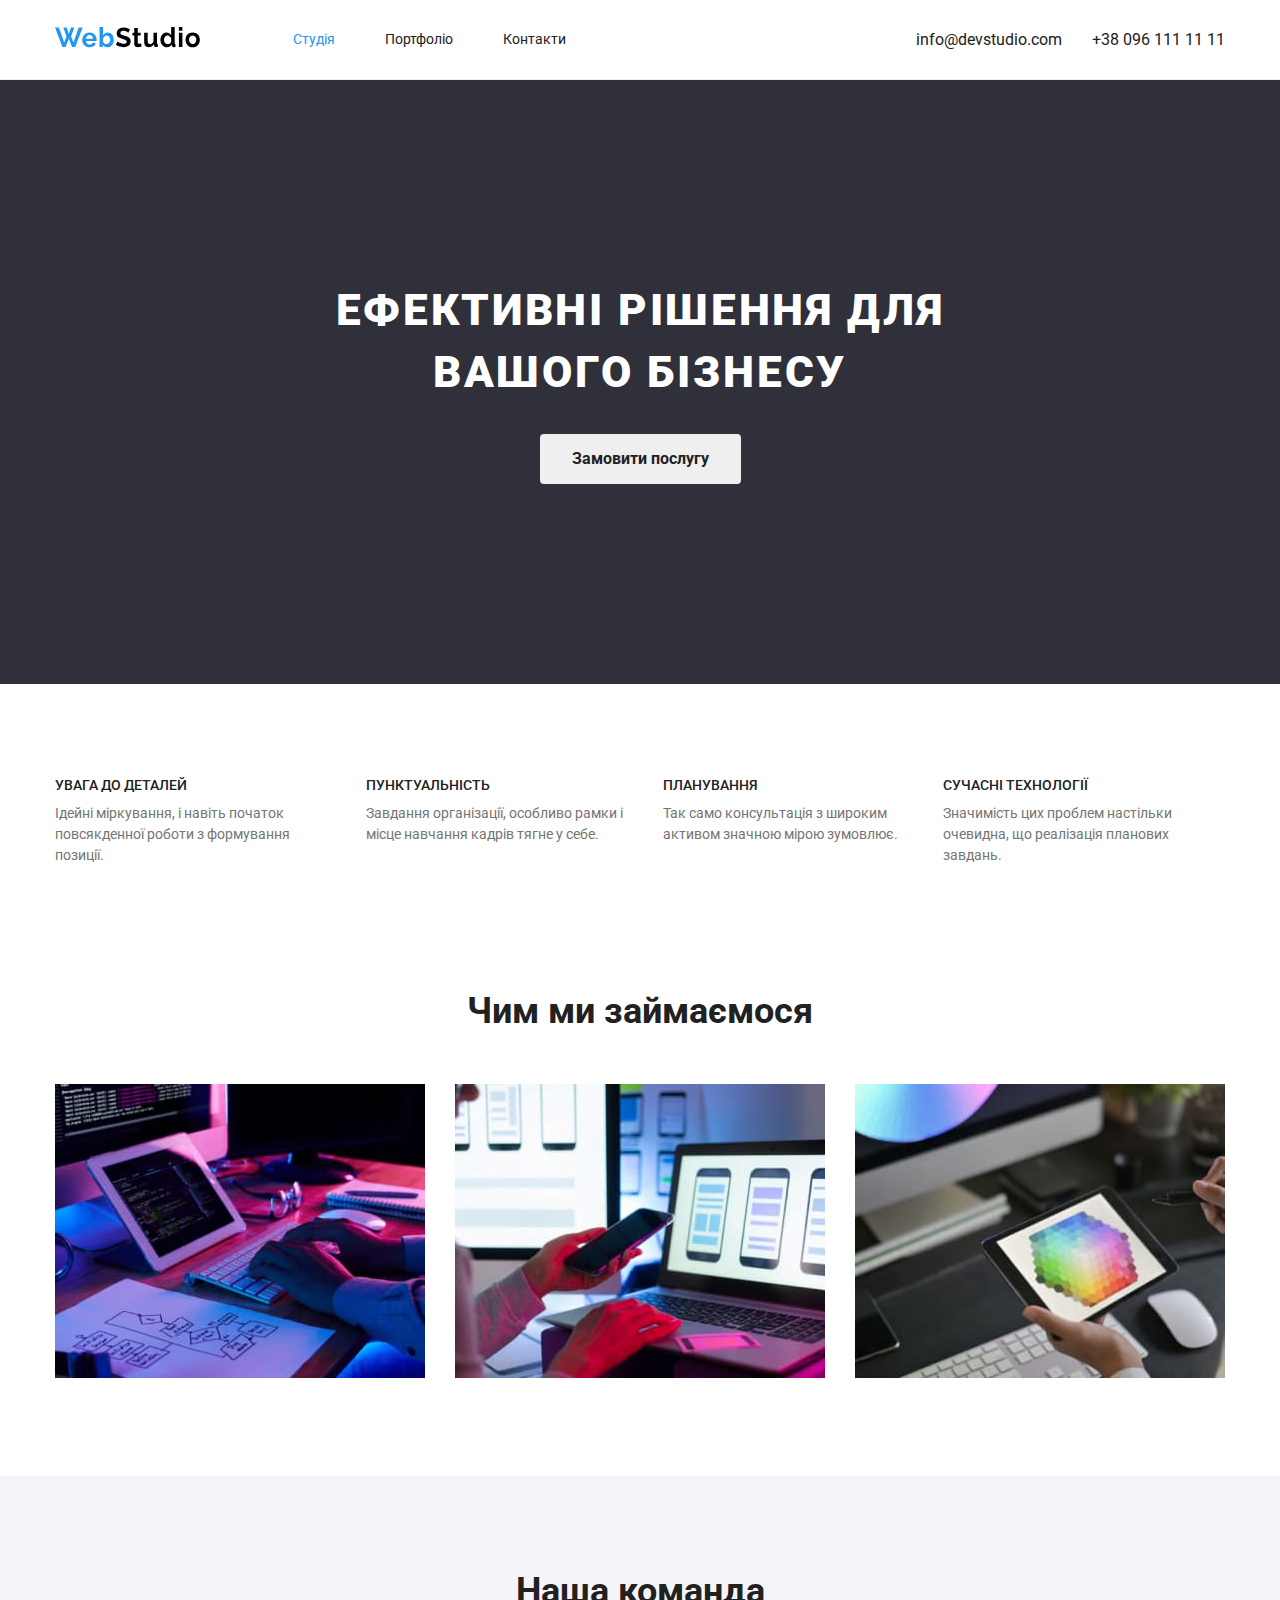
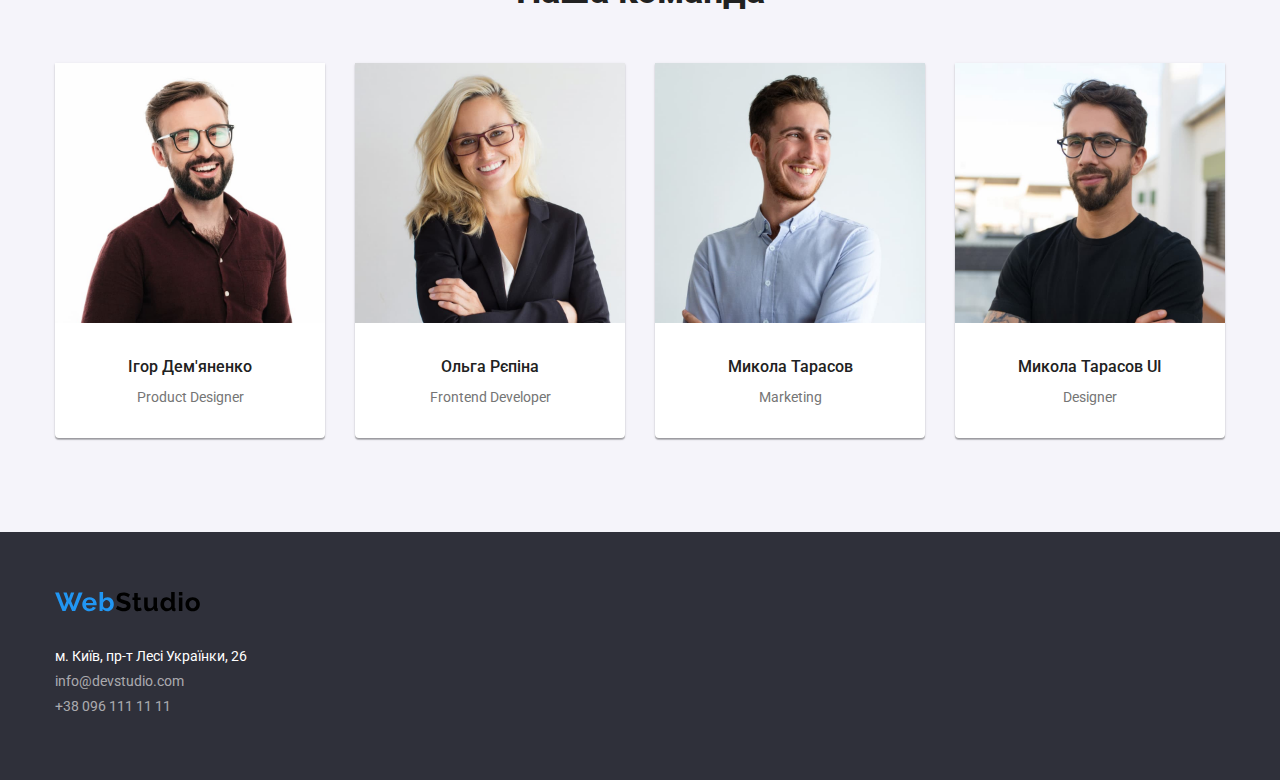
<file: index.html>
<!DOCTYPE html>
<html lang="ua">
  <head>
    <meta charset="UTF-8" />
    <meta http-equiv="X-UA-Compatible" content="IE=edge" />
    <meta name="viewport" content="width=device-width, initial-scale=1.0" />
    <title>Студія</title>
    <link
      href="https://fonts.googleapis.com/css2?family=Raleway:ital,wght@0,700;1,700&family=Roboto:ital,wght@0,400;0,500;0,700;0,900;1,400;1,500;1,700;1,900&display=swap"
      rel="stylesheet"
    />
    <link
      rel="stylesheet"
      href="https://cdnjs.cloudflare.com/ajax/libs/modern-normalize/1.1.0/modern-normalize.min.css"
    />
    <link rel="stylesheet" href="./css/styles.css" />
  </head>
  <body>
    <!--шапка-->
    <header class="page-header">
      <div class="container">
        <nav class="main-nav">
          <a class="link-logo" href="/">
            <img src="./images/logo.svg" alt="логотип" width="145" />
          </a>
          <ul class="site-nav-list">
            <li><a class="link-nav current" href="./index.html">Студія</a></li>
            <li><a class="link-nav" href="./portfolio.html">Портфоліо</a></li>
            <li><a class="link-nav" href="#">Контакти</a></li>
          </ul>
          <ul class="items main-nav">
            <li>
              <a class="link-nav" href="mailto:info@devstudio.com"
                >info@devstudio.com</a
              >
            </li>
            <li>
              <a class="link-nav" href="tel:+38 096 111 11 11"
                >+38 096 111 11 11</a
              >
            </li>
          </ul>
        </nav>
      </div>
    </header>
    <main>
      <!--герой-->
      <section class="hero-section">
        <!--<div class="container-hero"></div>-->
        <h1 class="hero-title">
          Ефективні рішення для <br />
          вашого бізнесу
        </h1>
        <button class="hero-pointer" type="button">Замовити послугу</button>
      </section>
      <!--переваги-->
      <section class="section">
        <div class="container">
          <ul class="items">
            <li>
              <h3 class="title">УВАГА ДО ДЕТАЛЕЙ</h3>
              <p class="text">
                Ідейні міркування, і навіть початок повсякденної роботи з
                формування позиції.
              </p>
            </li>
            <li>
              <h3 class="title">ПУНКТУАЛЬНІСТЬ</h3>
              <p class="text">
                Завдання організації, особливо рамки і місце навчання кадрів
                тягне у себе.
              </p>
            </li>
            <li>
              <h3 class="title">ПЛАНУВАННЯ</h3>
              <p class="text">
                Так само консультація з широким активом значною мірою зумовлює.
              </p>
            </li>
            <li>
              <h3 class="title">СУЧАСНІ ТЕХНОЛОГІЇ</h3>
              <p class="text">
                Значимість цих проблем настільки очевидна, що реалізація
                планових завдань.
              </p>
            </li>
          </ul>
        </div>
      </section>
      <!--заняття-->
      <section class="section job">
        <div class="container">
          <h2 class="subject-title">Чим ми займаємося</h2>
          <ul class="items">
            <li>
              <img src="./images/work_1.jpg" alt="клавіатура" width="370" />
            </li>
            <li><img src="./images/work_2.jpg" alt="телефон" width="370" /></li>
            <li><img src="./images/work_3.jpg" alt="палітра" width="370" /></li>
          </ul>
        </div>
      </section>
      <!--працівники-->
      <section class="section-team">
        <div class="container-team">
          <h3 class="subject-title-team">Наша команда</h3>
          <ul class="item items">
            <li class="border">
              <img
                class="foto"
                src="./images/igor.jpg"
                alt="хлопець усміхається"
                width="270"
              />
              <h3 class="name">Ігор Дем'яненко</h3>
              <p class="text">Product Designer</p>
            </li>
            <li class="border">
              <img
                class="foto"
                src="./images/olga.jpg"
                alt="дівчина блондинка"
                width="270"
              />
              <h3 class="name">Ольга Рєпіна</h3>
              <p class="text">Frontend Developer</p>
            </li>
            <li class="border">
              <img
                class="foto"
                src="./images/kolya.jpg"
                alt="хлопець в сорочці"
                width="270"
              />
              <h3 class="name">Микола Тарасов</h3>
              <p class="text">Marketing</p>
            </li>
            <li class="border">
              <img
                class="foto"
                src="./images/misha.jpg"
                alt="хлопець в окулярах"
                width="270"
              />
              <h3 class="name">Микола Тарасов UI</h3>
              <p class="text">Designer</p>
            </li>
          </ul>
        </div>
      </section>
    </main>
    <!--підвал-->
    <footer class="background-footer">
      <div class="container-footer">
        <a class="link-footer-logo" href="/">
          <img
            class="link-footer-logo"
            src="./images/logo.svg"
            alt="логотип"
            width="145"
        /></a>
        <ul class="adress">
          <li class="link-footer-adress">м. Київ, пр-т Лесі Українки, 26</li>
          <li>
            <a class="link-footer-mail" href="mailto:info@devstudio.com"
              >info@devstudio.com</a
            >
          </li>
          <li>
            <a class="link-footer" href="tel:+38 096 111 11 11"
              >+38 096 111 11 11</a
            >
          </li>
        </ul>
      </div>
    </footer>
  </body>
</html>
</file>
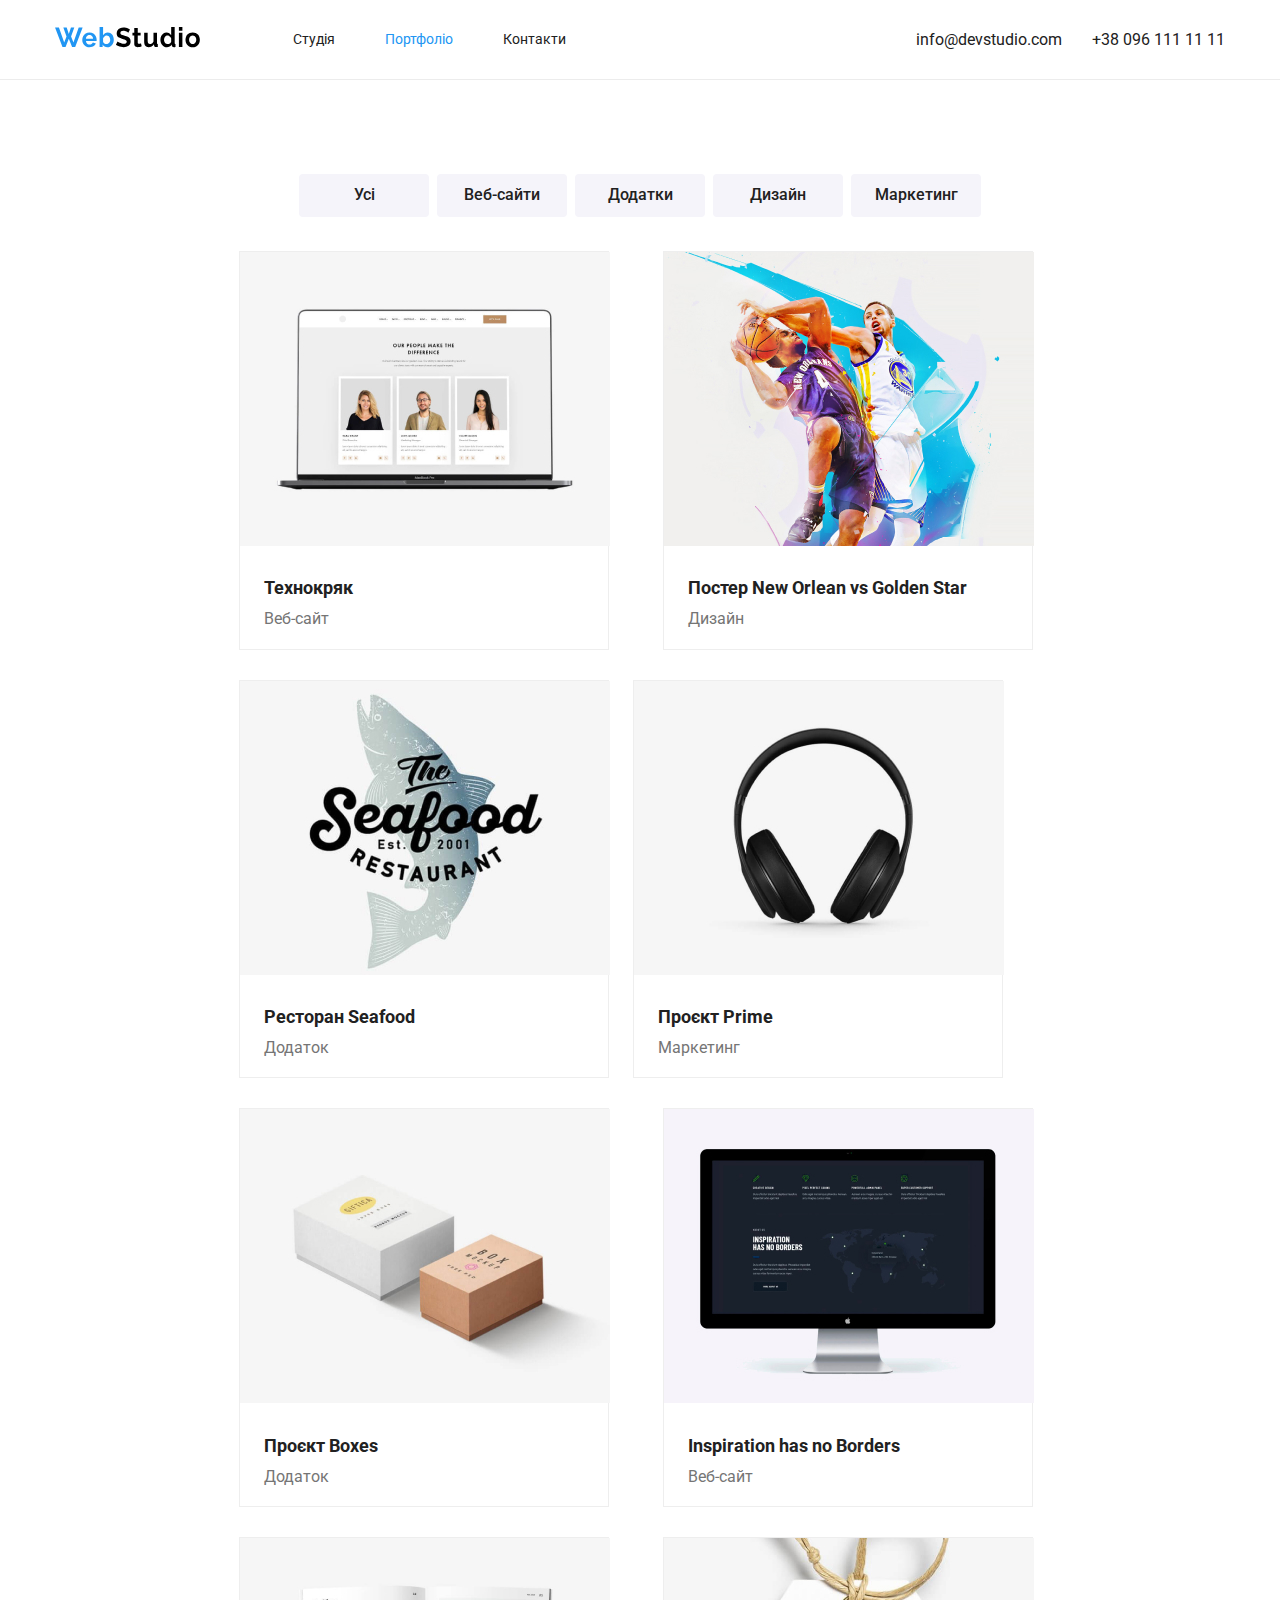
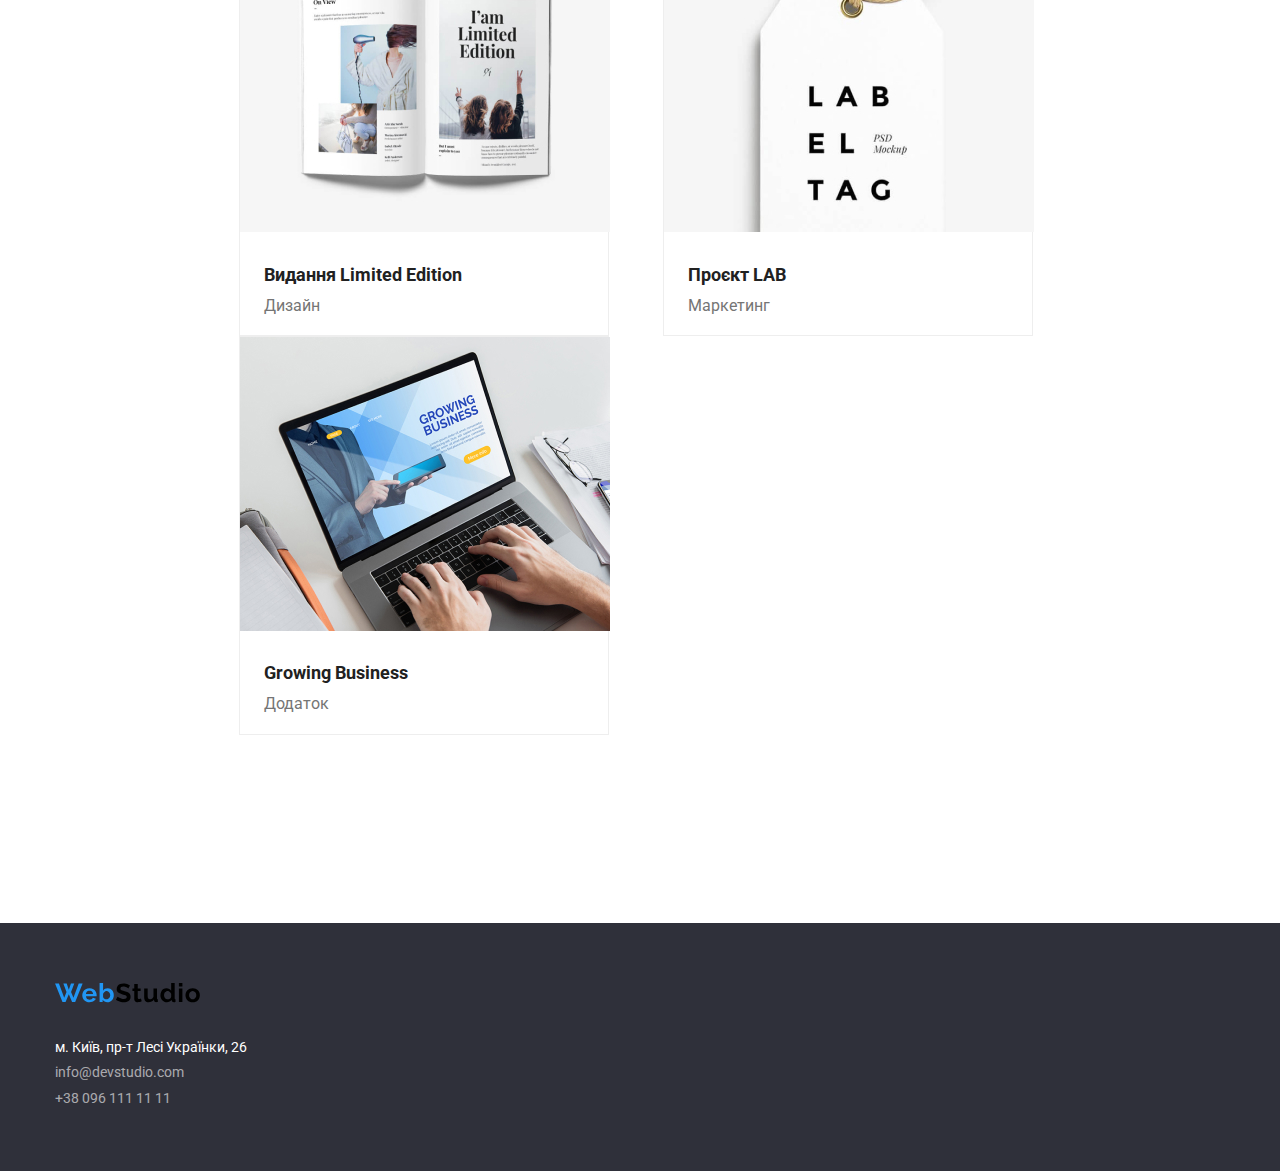
<file: portfolio.html>
<!DOCTYPE html>
<html lang="ua">
<head>
    <meta charset="UTF-8">
    <meta http-equiv="X-UA-Compatible" content="IE=edge">
    <meta name="viewport" content="width=device-width, initial-scale=1.0">
    <title>Портфоліо</title>
    <link href="https://fonts.googleapis.com/css2?family=Raleway:ital,wght@0,700;1,700&family=Roboto:ital,wght@0,400;0,500;0,700;0,900;1,400;1,500;1,700;1,900&display=swap" rel="stylesheet">
    <link rel="stylesheet" href="https://cdnjs.cloudflare.com/ajax/libs/modern-normalize/1.1.0/modern-normalize.min.css">
    <link rel="stylesheet" href="./css/styles.css"/>
</head>
<body>
    <!--шапка-->
    <header class="page-header">
      <div class="container">
        <nav class="main-nav">
          <a class="link-logo" href="/">
            <img src="./images/logo.svg" alt="логотип" width="145" />
          </a>
          <ul class="site-nav-list">
            <li><a class="link-nav" href="./index.html">Студія</a></li>
            <li><a class="link-nav current" href="./portfolio.html">Портфоліо</a></li>
            <li><a class="link-nav" href="#">Контакти</a></li>
          </ul>
          <ul class="items main-nav">
            <li>
              <a class="link-nav" href="mailto:info@devstudio.com"
                >info@devstudio.com</a
              >
            </li>
            <li>
              <a class="link-nav" href="tel:+38 096 111 11 11"
                >+38 096 111 11 11</a
              >
            </li>
          </ul>
        </nav>
      </div>
    </header>
    <main>
        <!--набір кнопок-->
        <section class="section">
          <div class="container-inline">
            <ul class="items-pointer">
                <li><button class="pointer" type="button">Усі</button></li>
                <li><button class="pointer" type="button">Веб-сайти</button></li>
                <li><button class="pointer" type="button">Додатки</button></li>
                <li><button class="pointer" type="button">Дизайн</button></li>
                <li><button class="pointer" type="button">Маркетинг</button></li>
            </ul>
          </div>
        <!--основний контент-->
        <div>
            <ul class="items-portfolio">
                <li class="item-portfolio item-portfolio-border">
                  <img class="desc" src="./images/technokryak.jpg" alt="веб-сайт на якому зображені 3 людини" width="370" /><h2 class="subject">Технокряк</h2>
                  <p class="item-portfolio">Веб-сайт</p>
                </li>
                <li class="item-portfolio item-portfolio-border">
                    <img class="desc" src="./images/new orlean vs golden star.jpg" alt="зображені 2 баскетболиста" width="370" /><h2 class="subject">Постер New Orlean vs Golden Star</h2>
                    <p class="item-portfolio">Дизайн</p>
                  </li>
                  <li class="item-portfolio item-portfolio-border">
                    <img class="desc" src="./images/seafood.jpg" alt="ресторан морської кухні" width="370" /><h2 class="subject">Ресторан Seafood</h2>
                    <p class="item-portfolio">Додаток</p>
                  </li>
                  <li class="item-portfolio item-portfolio-border">
                    <img class="desc" src="./images/prime.jpg" alt="навушники" width="370" /><h2 class="subject">Проєкт Prime</h2>
                    <p class="item-portfolio">Маркетинг</p>
                  </li>
                  <li class="item-portfolio item-portfolio-border">
                    <img class="desc" src="./images/boxes.jpg" alt="зображені 2 коробки" width="370" /><h2 class="subject">Проєкт Boxes</h2>
                    <p class="item-portfolio">Додаток</p>
                  </li>
                  <li class="item-portfolio item-portfolio-border">
                    <img class="desc" src="./images/inspiration has no borders.jpg" alt="веб-сайт на якому зображена мапа світу" width="370" /><h2 class="subject">Inspiration has no Borders</h2>
                    <p class="item-portfolio">Веб-сайт</p>
                  </li>
                  <li class="item-portfolio item-portfolio-border">
                    <img class="desc" src="./images/limited edition.jpg" alt="розгорнутий журнал" width="370" /><h2 class="subject">Видання Limited Edition</h2>
                    <p class="item-portfolio">Дизайн</p>
                  </li>
                  <li class="item-portfolio item-portfolio-border">
                    <img class="desc" src="./images/lab.jpg" alt="брелок на нитці" width="370" /><h2 class="subject">Проєкт LAB</h2>
                    <p class="item-portfolio">Маркетинг</p>
                  </li>
                  <li class="item-portfolio item-portfolio-border">
                    <img class="desc" src="./images/growing business.jpg" alt="ноутбук з зображенням додатку" width="370" /><h2 class="subject">Growing Business</h2>
                    <p class="item-portfolio">Додаток</p>
                  </li>
                </div>
            </section>
    </main>
    <!--підвал-->
    <footer class="background-footer">
      <div class="container-footer">
        <a class="link-footer-logo" href="/">
          <img class="link-footer-logo" src="./images/logo.svg" alt="логотип" width="145"
        /></a>
        <ul class="adress">
          <li class="link-footer-adress">м. Київ, пр-т Лесі Українки, 26</li>
          <li>
            <a class="link-footer-mail" href="mailto:info@devstudio.com"
              >info@devstudio.com</a
            >
          </li>
          <li>
            <a class="link-footer" href="tel:+38 096 111 11 11"
              >+38 096 111 11 11</a
            >
          </li>
        </ul>
      </div>
    </footer>
</body>
</html>
</file>
<file: css/styles.css>
/* колір головного тексту #757575 */
/* другорядний колір тексту #212121 */
/* колір background хедера #FFFFFF*/
/* колір background героя #2F303A */
/* колір background класу переваг і занять #F5F5F5*/
/* колір background класу працівники #F5F4FA */
/* колір background футера #2F303A*/
/* акцент #2196F3*/
:root {
  --brand-color: #757575;
  --secondary-color: #212121;
}
body {
  font-family: "Roboto", raleway;
  background-color: #ffffff;
  color: var(--secondary-color);
}
h1,
h2,
h3,
h4,
h5,
h6,
p,
ul {
  padding: 0;
  margin: 0;
  list-style: none;
}
/*шапка*/
.page-header {
  background-color: #ffffff;
  border-bottom: 1px solid #ececec;
}
.link-logo {
  margin-right: 93px;
}
.link-nav {
  text-decoration: none;
  color: var(--secondary-color);
}
.link-nav:hover,
.link-nav:focus {
  fill: currentColor;
}
.main-nav {
  display: flex;
  align-items: center;
}
.site-nav-list .current {
  color: #2196f3;
}
.site-nav-list {
  display: flex;
}
.site-nav-list li {
  margin-right: 50px;
}
.site-nav-list li:last-child {
  margin-right: 0;
}
.site-nav-list .link-nav {
  display: block;
  padding-top: 32px;
  padding-bottom: 32px;

  font-weight: 500px;
  font-size: 14px;
  line-height: 1.1;
  text-decoration: none;
}
.items {
  display: flex;
  text-align: left;
  margin-left: auto;
}
.items li {
  margin-right: 30px;
}
.items li:last-child {
  margin-right: 0;
}
.items-portfolio {
  margin-bottom: 94px;
}
.section {
  padding-top: 94px;
  padding-bottom: 94px;
}
/*герой*/
.hero-section {
  padding-top: 200px;
  padding-bottom: 200px;
  justify-content: center;
  text-align: center;
  margin-left: auto;
  margin-right: auto;
  background-color: #2f303a;
}
.hero-title {
  margin-bottom: 30px;
  font-weight: 900;
  color: #ffffff;
  font-size: 44px;
  line-height: 1.4;
  font-weight: 900;
  letter-spacing: 0.06em;
  text-transform: uppercase;
}
.hero-pointer {
  border-radius: 4px;
  padding: 10px 32px;
  font-weight: 700;
  border: 1px transparent;
  color: var(--secondary-color);

  font-size: 16px;
  line-height: 1.9;
  cursor: pointer;
  text-align: center;
}
.hero-pointer:hover,
.hero-pointer:focus {
  background: #2196f3;
  box-shadow: 0px 4px 4px rgba(0, 0, 0, 0.15);
  border-radius: 4px;
  color: #ffffff;
}
.job {
  padding-top: 0;
}
.subject-title {
  margin-bottom: 50px;
  margin-left: 0;
  margin-right: 0;
  font-weight: 700;
  font-size: 36px;
  line-height: 1.2;
  background-color: #ffffff;
  color: var(--secondary-color);
}
.subject-title-team {
  margin-bottom: 50px;
  margin-left: 0;
  margin-right: 0;
  font-weight: 700;
  font-size: 36px;
  line-height: 1.2;
  background-color: #f5f4fa;
  color: var(--secondary-color);
}
.title {
  margin-bottom: 10px;
  font-weight: 700;
  font-size: 14px;
  line-height: 1.1;
  color: var(--secondary-color);
  font-weight: 500;
}
.text {
  margin-bottom: 30px;
  font-size: 14px;
  line-height: 1.5;
  color: var(--brand-color);
}
.name {
  font-weight: 500;
  font-size: 16px;
  line-height: 1.2;
  color: var(--secondary-color);
}
.container {
  width: 1200px;
  padding-left: 15px;
  padding-right: 15px;
  margin-left: auto;
  margin-right: auto;
  margin: 0 auto;
  padding: 0 15px;
  text-align: center;
  background-color: #ffffff;
}
.item {
  text-align: center;
  font-size: 16px;
  line-height: 1.2;
  color: var(--secondary-color);
}
.foto {
  margin-bottom: 30px;
}
.border {
  background: #ffffff;
  box-shadow: 0px 1px 3px rgba(0, 0, 0, 0.12), 0px 1px 1px rgba(0, 0, 0, 0.14),
    0px 2px 1px rgba(0, 0, 0, 0.2);
  border-radius: 0px 0px 4px 4px;
}
.container-team {
  width: 1200px;
  padding-left: 15px;
  padding-right: 15px;
  margin-left: auto;
  margin-right: auto;
}
.section-team {
  text-align: center;
  padding-top: 94px;
  padding-bottom: 94px;
  background: #f5f4fa;
}
.name {
  margin-bottom: 10px;
}
/*портфолио*/
.container-inline {
  padding-left: 15px;
  padding-right: 15px;
  margin-left: auto;
  margin-right: auto;
}
.pointer {
  min-width: 130px;
  margin-bottom: 34px;
  padding: 6px 22px;
  background: #f5f4fa;
  border-radius: 4px;
  font-weight: 500;
  font-size: 16px;
  line-height: 1.9;
  color: var(--secondary-color);
  border: 1px transparent;
  cursor: pointer;
  text-align: center;
}
.pointer:hover,
.pointer:focus {
  background: #2196f3;
  box-shadow: 0px 3px 1px rgba(0, 0, 0, 0.1), 0px 1px 2px rgba(0, 0, 0, 0.08),
    0px 2px 2px rgba(0, 0, 0, 0.12);
  border-radius: 4px;
  color: #ffffff;
}
.subject {
  margin-left: 24px;
  padding-top: 20px;
  padding-bottom: 4px;
  font-weight: 700;
  font-size: 18px;
  line-height: 2;
  color: var(--secondary-color);
}
.items-pointer {
  display: flex;
  justify-content: center;
}
.items-pointer li {
  margin-right: 8px;
}
.items-pointer li:last-child {
  margin-right: 0;
}
.items-pointer .link-nav {
  display: block;
}
.items-portfolio {
  display: flex;
  flex-wrap: wrap;
  margin-left: 215px;
}
.item-portfolio {
  width: 370px;
  margin-left: 24px;
  margin-right: 30px;
  margin-bottom: 30px;
  padding-bottom: 10px;
  color: #757575;
}
.item-portfolio-border {
  border: 1px solid #eeeeee;
}
.item-portfolio:nth-child(3n) {
  margin-right: 0;
}
.item-portfolio:nth-last-child(-n + 3) {
  margin-bottom: 0;
}
/*футер*/
.container-footer {
  justify-content: flex-start;
  width: 1200px;
  padding-left: 15px;
  padding-right: 15px;
  margin-left: auto;
  margin-right: auto;
  margin: 0 auto;
  padding: 0 15px;
}
.link-footer-logo {
  padding-bottom: 28px;
}
.link-footer-adress {
  font-size: 14px;
  line-height: 1.8;
  color: #ffffff;
}
.link-footer-mail {
  text-decoration: none;
  padding-top: 12px;
  padding-bottom: 12px;
  font-size: 14px;
  line-height: 1.8;
  color: rgba(255, 255, 255, 0.6);
}
.link-footer {
  text-decoration: none;
  font-size: 14px;
  line-height: 1.8;
  color: rgba(255, 255, 255, 0.6);
}
.background-footer {
  background-color: #2f303a;
  padding-top: 60px;
  padding-bottom: 60px;
}
</file>
